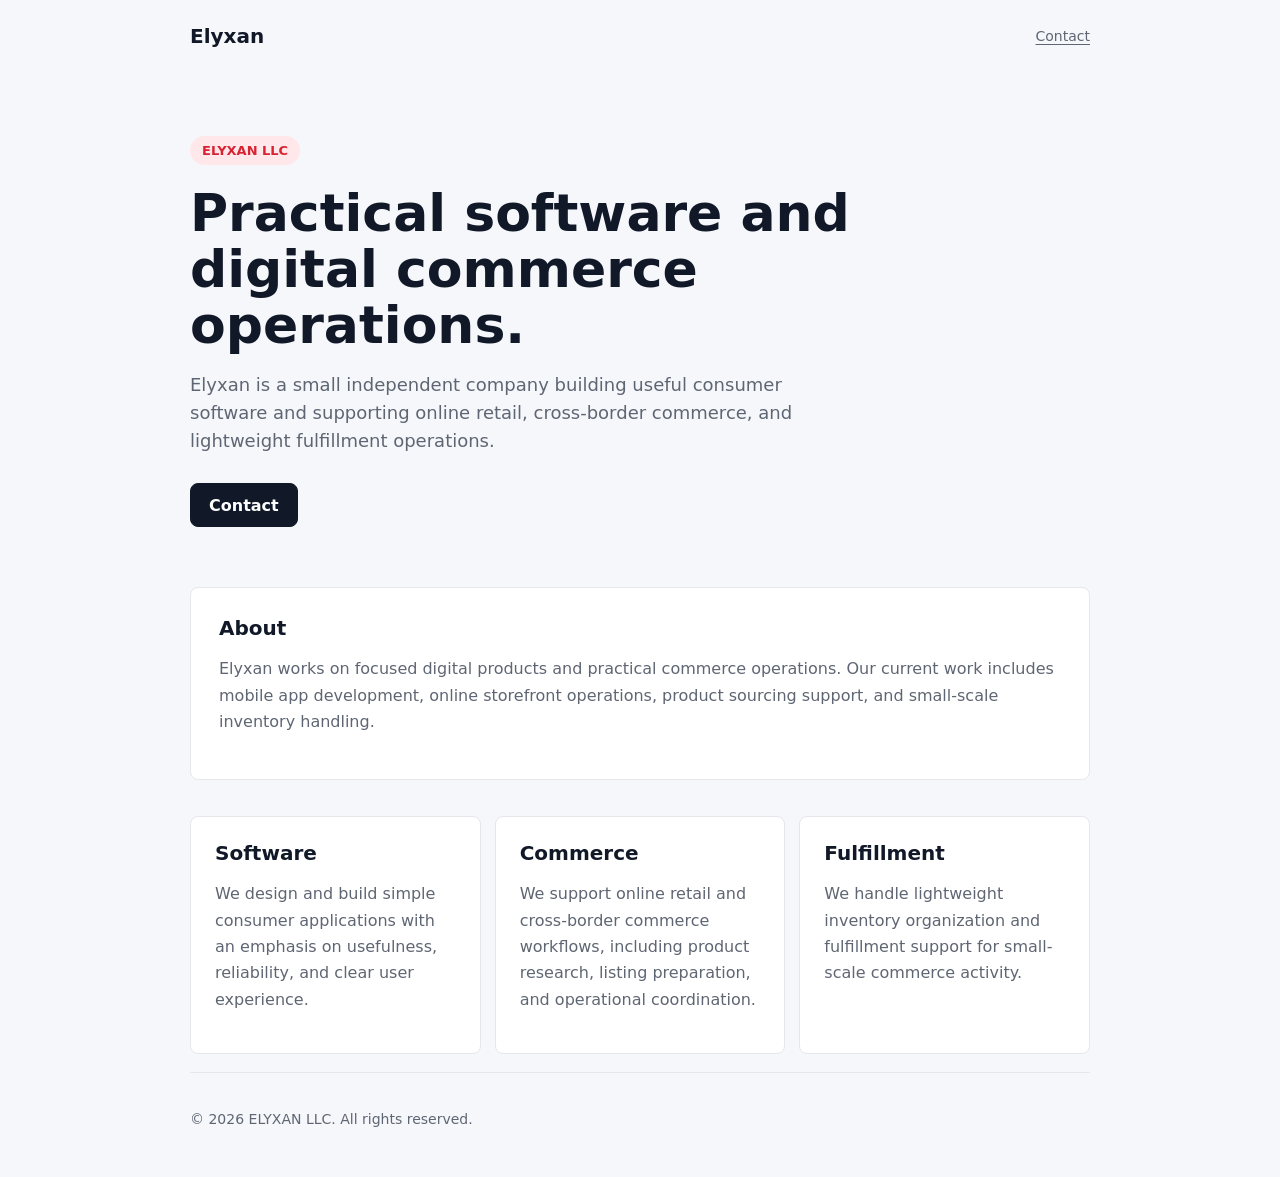
<file: index.html>
<!doctype html>
<html lang="en">
  <head>
    <meta charset="utf-8">
    <meta name="viewport" content="width=device-width, initial-scale=1">
    <title>Elyxan</title>
    <meta name="description" content="Elyxan LLC builds practical software and supports digital commerce operations.">
    <link rel="stylesheet" href="styles.css">
  </head>
  <body>
    <div class="page">
      <header class="nav">
        <a class="brand" href="/">Elyxan</a>
        <nav class="nav-links" aria-label="Main navigation">
          <a href="mailto:zhiyan.yang@elyxan.com">Contact</a>
        </nav>
      </header>

      <main>
        <section class="hero">
          <span class="eyebrow">ELYXAN LLC</span>
          <h1>Practical software and digital commerce operations.</h1>
          <p class="lead">Elyxan is a small independent company building useful consumer software and supporting online retail, cross-border commerce, and lightweight fulfillment operations.</p>
          <div class="actions">
            <a class="button" href="mailto:zhiyan.yang@elyxan.com">Contact</a>
          </div>
        </section>

        <section class="section">
          <div class="panel">
            <h2>About</h2>
            <p>Elyxan works on focused digital products and practical commerce operations. Our current work includes mobile app development, online storefront operations, product sourcing support, and small-scale inventory handling.</p>
          </div>
        </section>

        <section class="section">
          <div class="grid">
            <article class="card">
              <h2>Software</h2>
              <p>We design and build simple consumer applications with an emphasis on usefulness, reliability, and clear user experience.</p>
            </article>
            <article class="card">
              <h2>Commerce</h2>
              <p>We support online retail and cross-border commerce workflows, including product research, listing preparation, and operational coordination.</p>
            </article>
            <article class="card">
              <h2>Fulfillment</h2>
              <p>We handle lightweight inventory organization and fulfillment support for small-scale commerce activity.</p>
            </article>
          </div>
        </section>
      </main>

      <footer class="footer">
        <p>&copy; 2026 ELYXAN LLC. All rights reserved.</p>
      </footer>
    </div>
  </body>
</html>
</file>
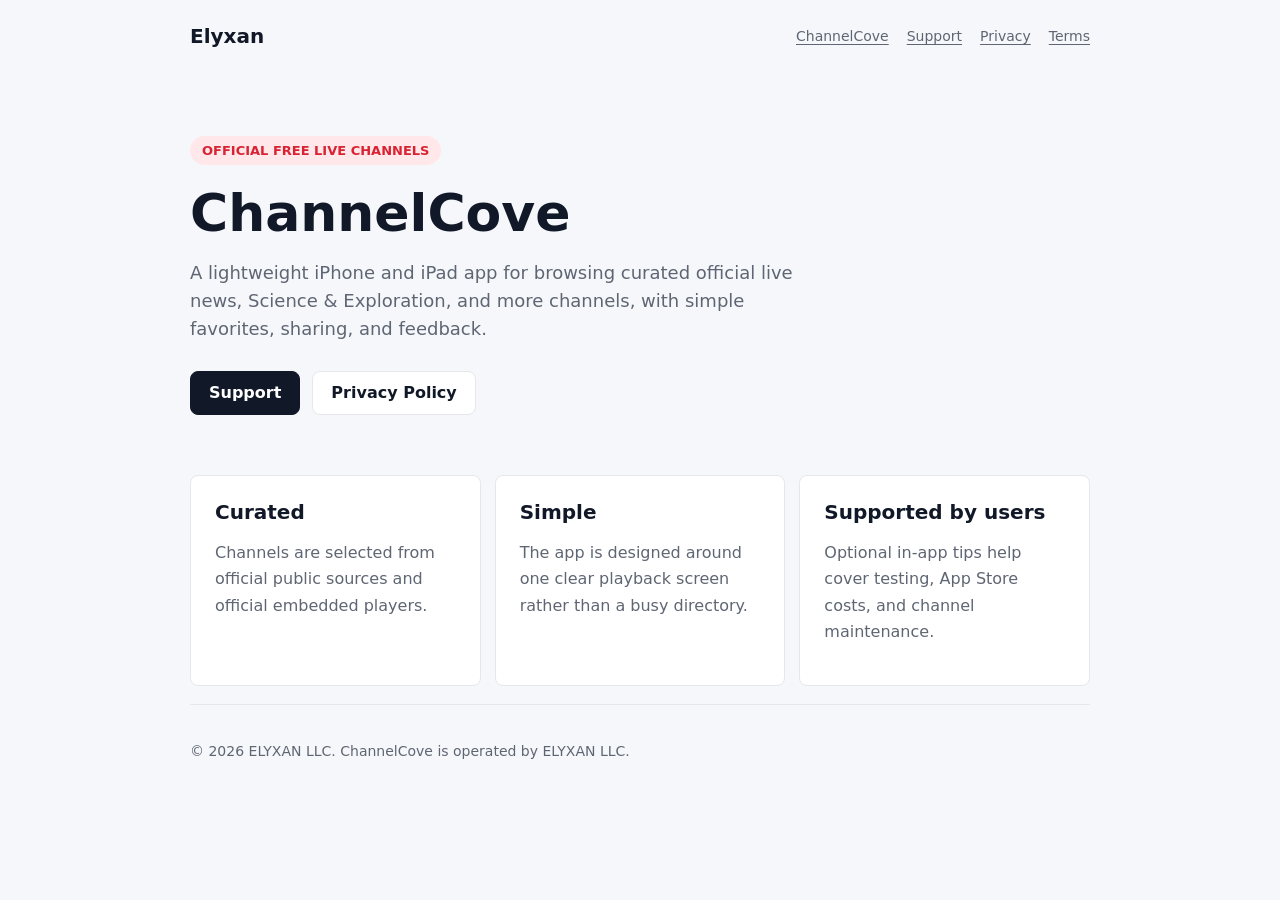
<file: channelcove/index.html>
<!doctype html>
<html lang="en">
  <head>
    <meta charset="utf-8">
    <meta name="viewport" content="width=device-width, initial-scale=1">
    <title>ChannelCove - Elyxan</title>
    <meta name="description" content="Browse selected official free live news, Science & Exploration, and more channels in one focused iPhone and iPad app.">
    <meta name="robots" content="noindex, nofollow, noarchive">
    <link rel="stylesheet" href="/styles.css">
  </head>
  <body>
    <div class="page">
      <header class="nav">
        <a class="brand" href="/">Elyxan</a>
        <nav class="nav-links" aria-label="Main navigation">
          <a href="/channelcove/">ChannelCove</a>
          <a href="/channelcove/support/">Support</a>
          <a href="/channelcove/privacy/">Privacy</a>
          <a href="/channelcove/terms/">Terms</a>
        </nav>
      </header>

      <main>
        <section class="hero">
          <span class="eyebrow">Official free live channels</span>
          <h1>ChannelCove</h1>
          <p class="lead">A lightweight iPhone and iPad app for browsing curated official live news, Science & Exploration, and more channels, with simple favorites, sharing, and feedback.</p>
          <div class="actions">
            <a class="button" href="/channelcove/support/">Support</a>
            <a class="button secondary" href="/channelcove/privacy/">Privacy Policy</a>
          </div>
        </section>

        <section class="section grid">
          <article class="card">
            <h2>Curated</h2>
            <p>Channels are selected from official public sources and official embedded players.</p>
          </article>
          <article class="card">
            <h2>Simple</h2>
            <p>The app is designed around one clear playback screen rather than a busy directory.</p>
          </article>
          <article class="card">
            <h2>Supported by users</h2>
            <p>Optional in-app tips help cover testing, App Store costs, and channel maintenance.</p>
          </article>
        </section>
      </main>

      <footer class="footer">
        <p>&copy; 2026 ELYXAN LLC. ChannelCove is operated by ELYXAN LLC.</p>
      </footer>
    </div>
  </body>
</html>
</file>
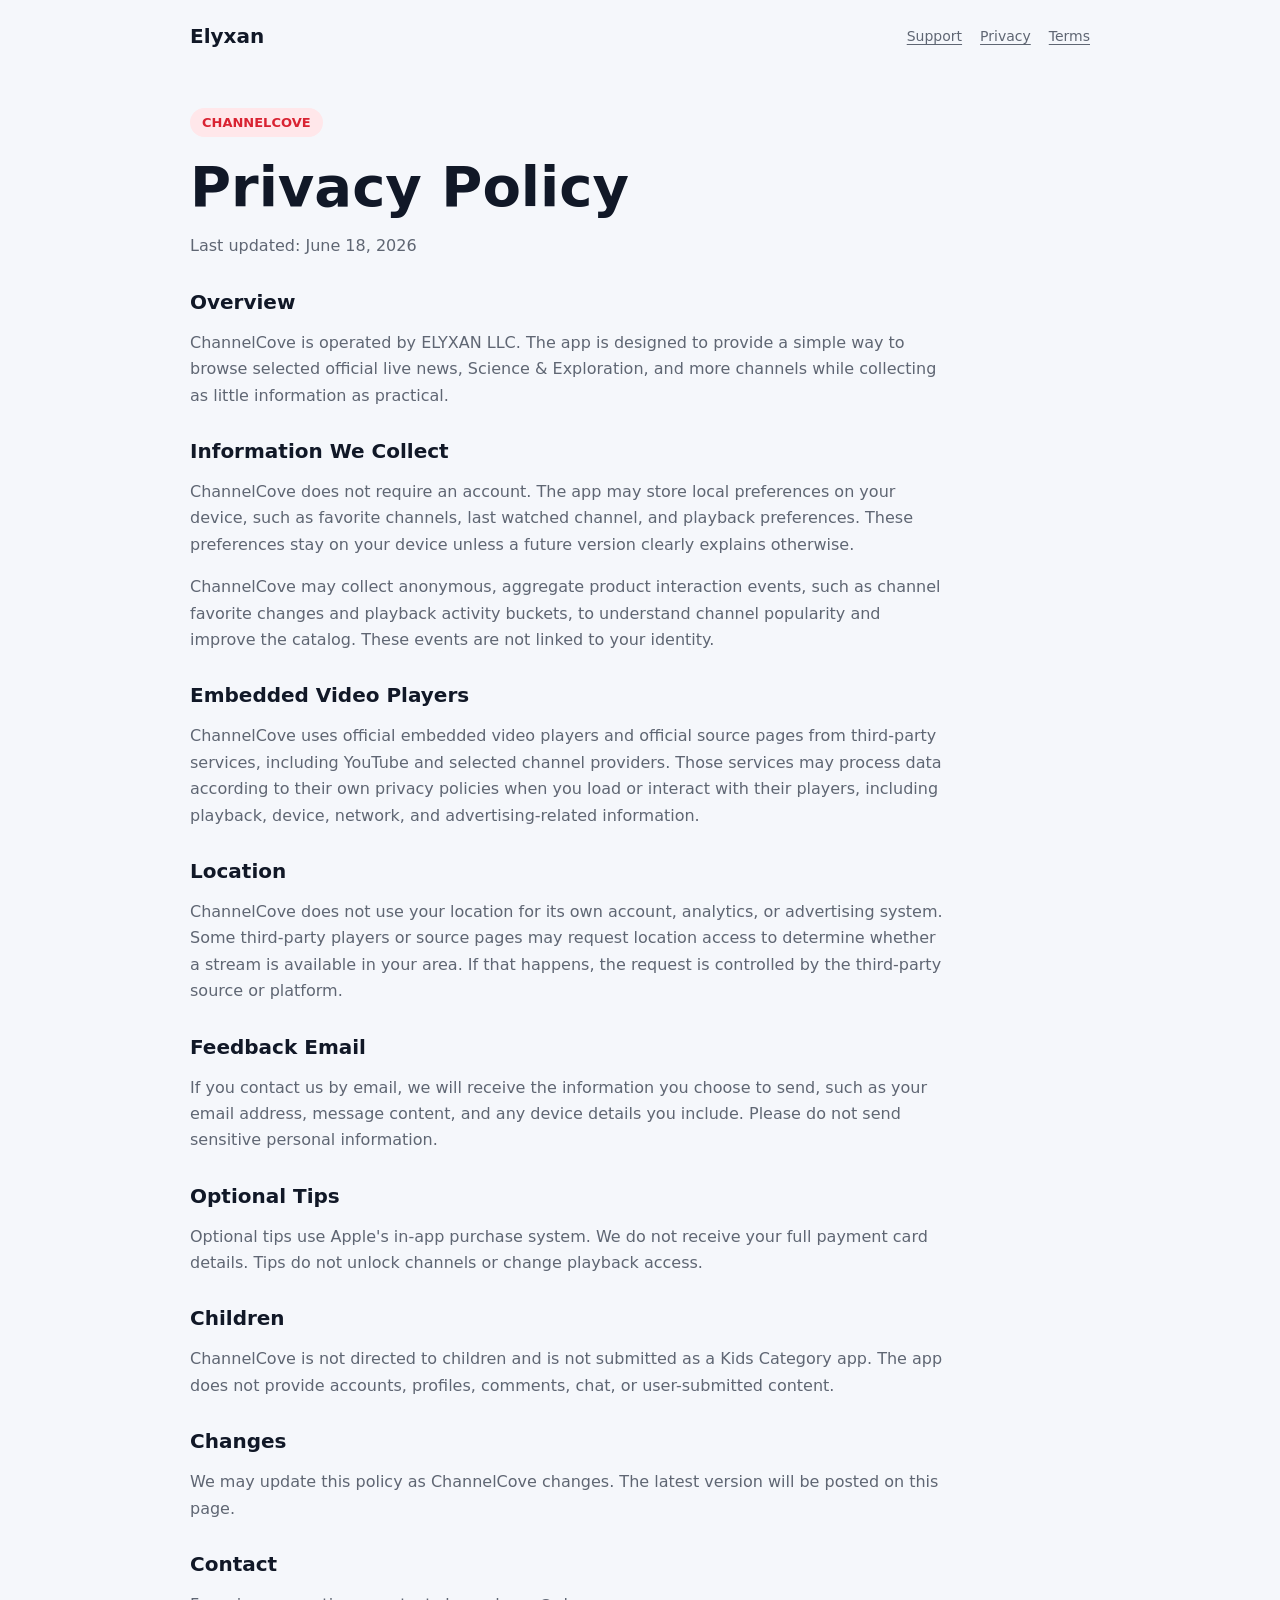
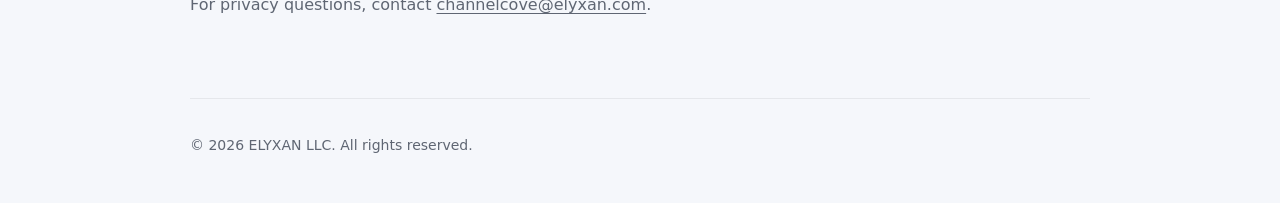
<file: channelcove/privacy/index.html>
<!doctype html>
<html lang="en">
  <head>
    <meta charset="utf-8">
    <meta name="viewport" content="width=device-width, initial-scale=1">
    <title>ChannelCove Privacy Policy - Elyxan</title>
    <meta name="description" content="Privacy Policy for ChannelCove.">
    <meta name="robots" content="noindex, nofollow, noarchive">
    <link rel="stylesheet" href="../../styles.css">
  </head>
  <body>
    <div class="page">
      <header class="nav">
        <a class="brand" href="../../">Elyxan</a>
        <nav class="nav-links" aria-label="Main navigation">
          <a href="../support/">Support</a>
          <a href="../privacy/">Privacy</a>
          <a href="../terms/">Terms</a>
        </nav>
      </header>

      <main class="content">
        <span class="eyebrow">ChannelCove</span>
        <h1>Privacy Policy</h1>
        <p>Last updated: June 18, 2026</p>

        <h2>Overview</h2>
        <p>ChannelCove is operated by ELYXAN LLC. The app is designed to provide a simple way to browse selected official live news, Science & Exploration, and more channels while collecting as little information as practical.</p>

        <h2>Information We Collect</h2>
        <p>ChannelCove does not require an account. The app may store local preferences on your device, such as favorite channels, last watched channel, and playback preferences. These preferences stay on your device unless a future version clearly explains otherwise.</p>
        <p>ChannelCove may collect anonymous, aggregate product interaction events, such as channel favorite changes and playback activity buckets, to understand channel popularity and improve the catalog. These events are not linked to your identity.</p>

        <h2>Embedded Video Players</h2>
        <p>ChannelCove uses official embedded video players and official source pages from third-party services, including YouTube and selected channel providers. Those services may process data according to their own privacy policies when you load or interact with their players, including playback, device, network, and advertising-related information.</p>

        <h2>Location</h2>
        <p>ChannelCove does not use your location for its own account, analytics, or advertising system. Some third-party players or source pages may request location access to determine whether a stream is available in your area. If that happens, the request is controlled by the third-party source or platform.</p>

        <h2>Feedback Email</h2>
        <p>If you contact us by email, we will receive the information you choose to send, such as your email address, message content, and any device details you include. Please do not send sensitive personal information.</p>

        <h2>Optional Tips</h2>
        <p>Optional tips use Apple's in-app purchase system. We do not receive your full payment card details. Tips do not unlock channels or change playback access.</p>

        <h2>Children</h2>
        <p>ChannelCove is not directed to children and is not submitted as a Kids Category app. The app does not provide accounts, profiles, comments, chat, or user-submitted content.</p>

        <h2>Changes</h2>
        <p>We may update this policy as ChannelCove changes. The latest version will be posted on this page.</p>

        <h2>Contact</h2>
        <p>For privacy questions, contact <a href="mailto:channelcove@elyxan.com">channelcove@elyxan.com</a>.</p>
      </main>

      <footer class="footer">
        <p>&copy; 2026 ELYXAN LLC. All rights reserved.</p>
      </footer>
    </div>
  </body>
</html>
</file>
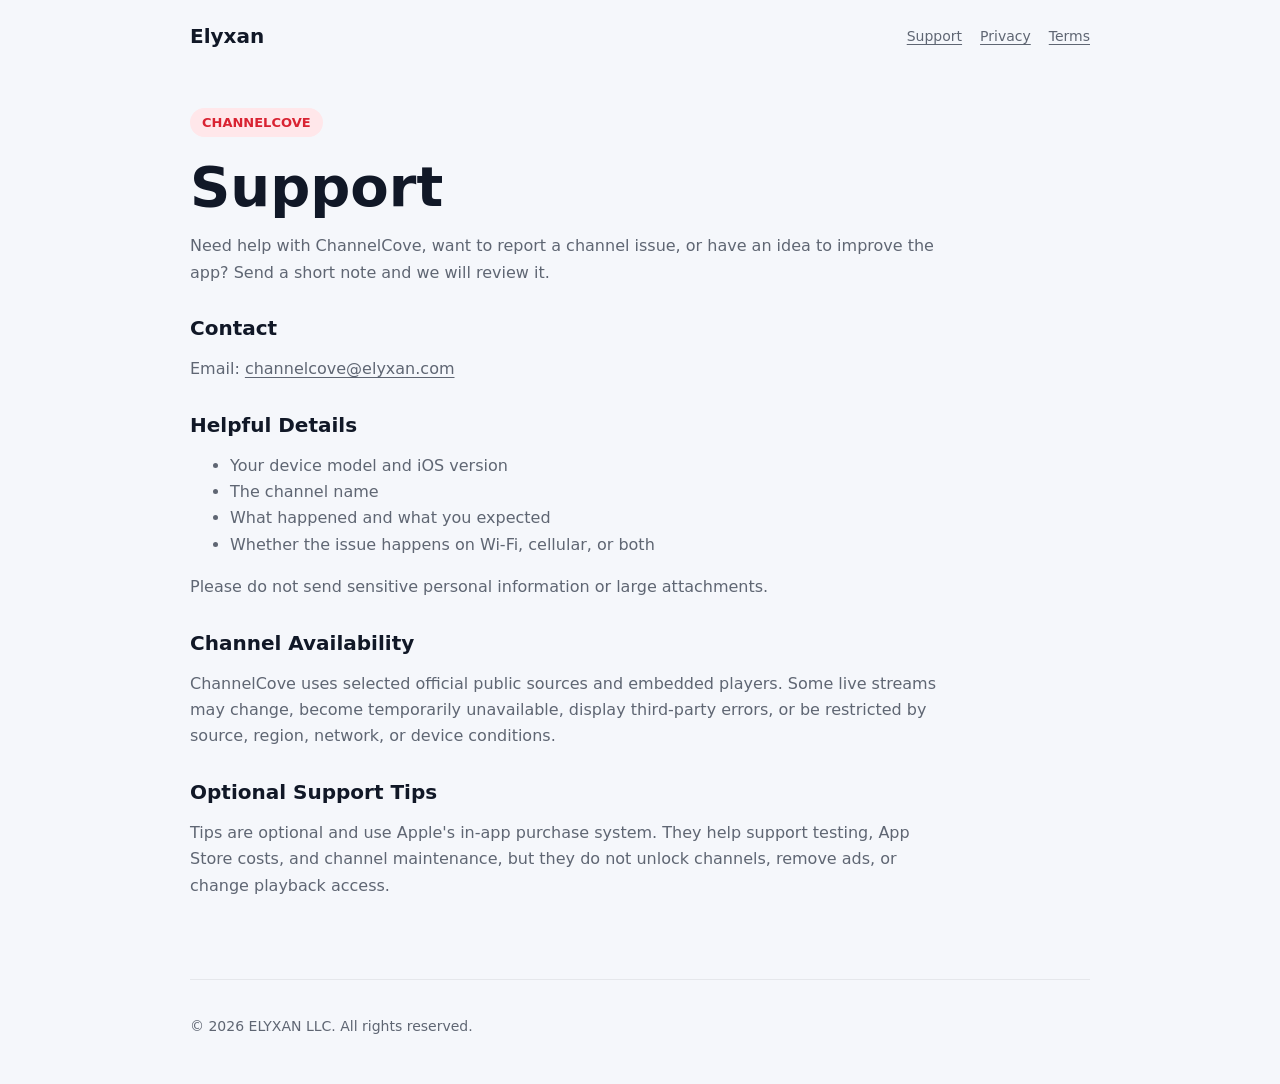
<file: channelcove/support/index.html>
<!doctype html>
<html lang="en">
  <head>
    <meta charset="utf-8">
    <meta name="viewport" content="width=device-width, initial-scale=1">
    <title>ChannelCove Support - Elyxan</title>
    <meta name="description" content="Support information for ChannelCove.">
    <meta name="robots" content="noindex, nofollow, noarchive">
    <link rel="stylesheet" href="../../styles.css">
  </head>
  <body>
    <div class="page">
      <header class="nav">
        <a class="brand" href="../../">Elyxan</a>
        <nav class="nav-links" aria-label="Main navigation">
          <a href="../support/">Support</a>
          <a href="../privacy/">Privacy</a>
          <a href="../terms/">Terms</a>
        </nav>
      </header>

      <main class="content">
        <span class="eyebrow">ChannelCove</span>
        <h1>Support</h1>
        <p>Need help with ChannelCove, want to report a channel issue, or have an idea to improve the app? Send a short note and we will review it.</p>

        <h2>Contact</h2>
        <p>Email: <a href="mailto:channelcove@elyxan.com?subject=ChannelCove%20Support">channelcove@elyxan.com</a></p>

        <h2>Helpful Details</h2>
        <ul>
          <li>Your device model and iOS version</li>
          <li>The channel name</li>
          <li>What happened and what you expected</li>
          <li>Whether the issue happens on Wi-Fi, cellular, or both</li>
        </ul>
        <p>Please do not send sensitive personal information or large attachments.</p>

        <h2>Channel Availability</h2>
        <p>ChannelCove uses selected official public sources and embedded players. Some live streams may change, become temporarily unavailable, display third-party errors, or be restricted by source, region, network, or device conditions.</p>

        <h2>Optional Support Tips</h2>
        <p>Tips are optional and use Apple's in-app purchase system. They help support testing, App Store costs, and channel maintenance, but they do not unlock channels, remove ads, or change playback access.</p>
      </main>

      <footer class="footer">
        <p>&copy; 2026 ELYXAN LLC. All rights reserved.</p>
      </footer>
    </div>
  </body>
</html>
</file>
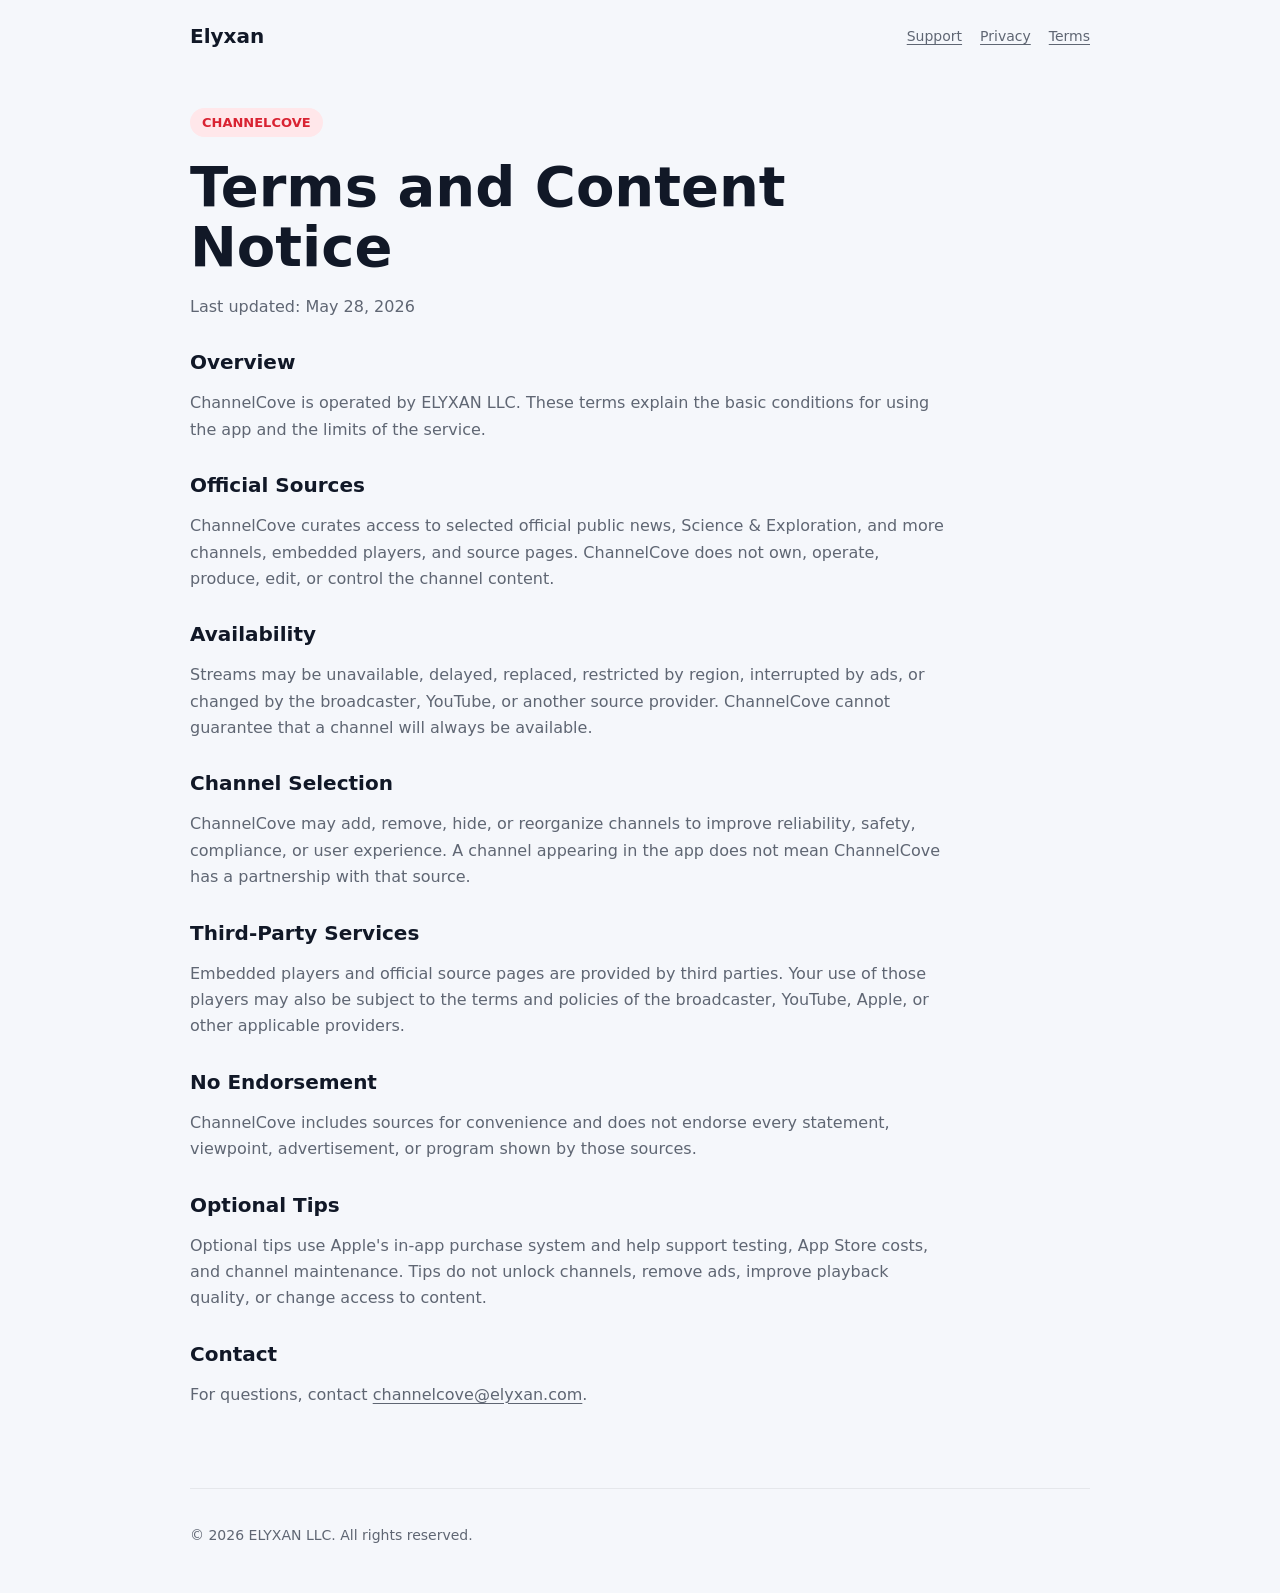
<file: channelcove/terms/index.html>
<!doctype html>
<html lang="en">
  <head>
    <meta charset="utf-8">
    <meta name="viewport" content="width=device-width, initial-scale=1">
    <title>ChannelCove Terms - Elyxan</title>
    <meta name="description" content="Terms and content notice for ChannelCove.">
    <meta name="robots" content="noindex, nofollow, noarchive">
    <link rel="stylesheet" href="../../styles.css">
  </head>
  <body>
    <div class="page">
      <header class="nav">
        <a class="brand" href="../../">Elyxan</a>
        <nav class="nav-links" aria-label="Main navigation">
          <a href="../support/">Support</a>
          <a href="../privacy/">Privacy</a>
          <a href="../terms/">Terms</a>
        </nav>
      </header>

      <main class="content">
        <span class="eyebrow">ChannelCove</span>
        <h1>Terms and Content Notice</h1>
        <p>Last updated: May 28, 2026</p>

        <h2>Overview</h2>
        <p>ChannelCove is operated by ELYXAN LLC. These terms explain the basic conditions for using the app and the limits of the service.</p>

        <h2>Official Sources</h2>
        <p>ChannelCove curates access to selected official public news, Science & Exploration, and more channels, embedded players, and source pages. ChannelCove does not own, operate, produce, edit, or control the channel content.</p>

        <h2>Availability</h2>
        <p>Streams may be unavailable, delayed, replaced, restricted by region, interrupted by ads, or changed by the broadcaster, YouTube, or another source provider. ChannelCove cannot guarantee that a channel will always be available.</p>

        <h2>Channel Selection</h2>
        <p>ChannelCove may add, remove, hide, or reorganize channels to improve reliability, safety, compliance, or user experience. A channel appearing in the app does not mean ChannelCove has a partnership with that source.</p>

        <h2>Third-Party Services</h2>
        <p>Embedded players and official source pages are provided by third parties. Your use of those players may also be subject to the terms and policies of the broadcaster, YouTube, Apple, or other applicable providers.</p>

        <h2>No Endorsement</h2>
        <p>ChannelCove includes sources for convenience and does not endorse every statement, viewpoint, advertisement, or program shown by those sources.</p>

        <h2>Optional Tips</h2>
        <p>Optional tips use Apple's in-app purchase system and help support testing, App Store costs, and channel maintenance. Tips do not unlock channels, remove ads, improve playback quality, or change access to content.</p>

        <h2>Contact</h2>
        <p>For questions, contact <a href="mailto:channelcove@elyxan.com">channelcove@elyxan.com</a>.</p>
      </main>

      <footer class="footer">
        <p>&copy; 2026 ELYXAN LLC. All rights reserved.</p>
      </footer>
    </div>
  </body>
</html>
</file>
<file: styles.css>
:root {
  color-scheme: light;
  --ink: #111827;
  --muted: #5f6673;
  --line: #e5e7eb;
  --paper: #ffffff;
  --wash: #f5f7fb;
  --accent: #d92332;
  --accent-soft: #ffe7ea;
}

* {
  box-sizing: border-box;
}

html {
  font-family: Inter, ui-sans-serif, system-ui, -apple-system, BlinkMacSystemFont, "Segoe UI", sans-serif;
  color: var(--ink);
  background: var(--wash);
}

body {
  margin: 0;
  min-height: 100vh;
}

a {
  color: inherit;
  text-decoration-thickness: 0.08em;
  text-underline-offset: 0.18em;
}

.page {
  width: min(900px, calc(100% - 32px));
  margin: 0 auto;
}

.nav {
  display: flex;
  align-items: center;
  justify-content: space-between;
  gap: 20px;
  padding: 24px 0;
}

.brand {
  font-weight: 800;
  font-size: 20px;
  letter-spacing: 0;
  text-decoration: none;
}

.nav-links {
  display: flex;
  align-items: center;
  gap: 18px;
  color: var(--muted);
  font-size: 14px;
}

.hero {
  padding: 64px 0 42px;
}

.eyebrow {
  display: inline-flex;
  align-items: center;
  padding: 7px 12px;
  border-radius: 999px;
  background: var(--accent-soft);
  color: var(--accent);
  font-size: 13px;
  font-weight: 800;
  text-transform: uppercase;
}

h1 {
  margin: 20px 0 16px;
  max-width: 700px;
  font-size: clamp(34px, 5vw, 52px);
  line-height: 1.08;
  letter-spacing: 0;
}

.lead {
  max-width: 640px;
  color: var(--muted);
  font-size: 18px;
  line-height: 1.55;
}

.actions {
  display: flex;
  flex-wrap: wrap;
  gap: 12px;
  margin-top: 28px;
}

.button {
  display: inline-flex;
  align-items: center;
  justify-content: center;
  min-height: 44px;
  padding: 0 18px;
  border-radius: 8px;
  border: 1px solid var(--ink);
  background: var(--ink);
  color: white;
  font-weight: 750;
  text-decoration: none;
}

.button.secondary {
  background: white;
  color: var(--ink);
  border-color: var(--line);
}

.section {
  padding: 18px 0;
}

.panel {
  background: var(--paper);
  border: 1px solid var(--line);
  border-radius: 8px;
  padding: 28px;
}

.grid {
  display: grid;
  grid-template-columns: repeat(3, 1fr);
  gap: 14px;
}

.card {
  background: var(--paper);
  border: 1px solid var(--line);
  border-radius: 8px;
  padding: 24px;
}

.card h2,
.panel h2,
.content h2 {
  margin: 0 0 10px;
  font-size: 20px;
}

.card p,
.panel p,
.content p,
.content li {
  color: var(--muted);
  line-height: 1.65;
}

.content {
  max-width: 760px;
  padding: 36px 0 64px;
}

.content h1 {
  font-size: clamp(36px, 6vw, 56px);
}

.content h2 {
  margin-top: 30px;
}

.footer {
  border-top: 1px solid var(--line);
  padding: 24px 0 36px;
  color: var(--muted);
  font-size: 14px;
}

@media (max-width: 720px) {
  .nav {
    align-items: flex-start;
    flex-direction: column;
  }

  .nav-links {
    flex-wrap: wrap;
  }

  .hero {
    padding: 42px 0 32px;
  }

  .grid {
    grid-template-columns: 1fr;
  }
}
</file>
